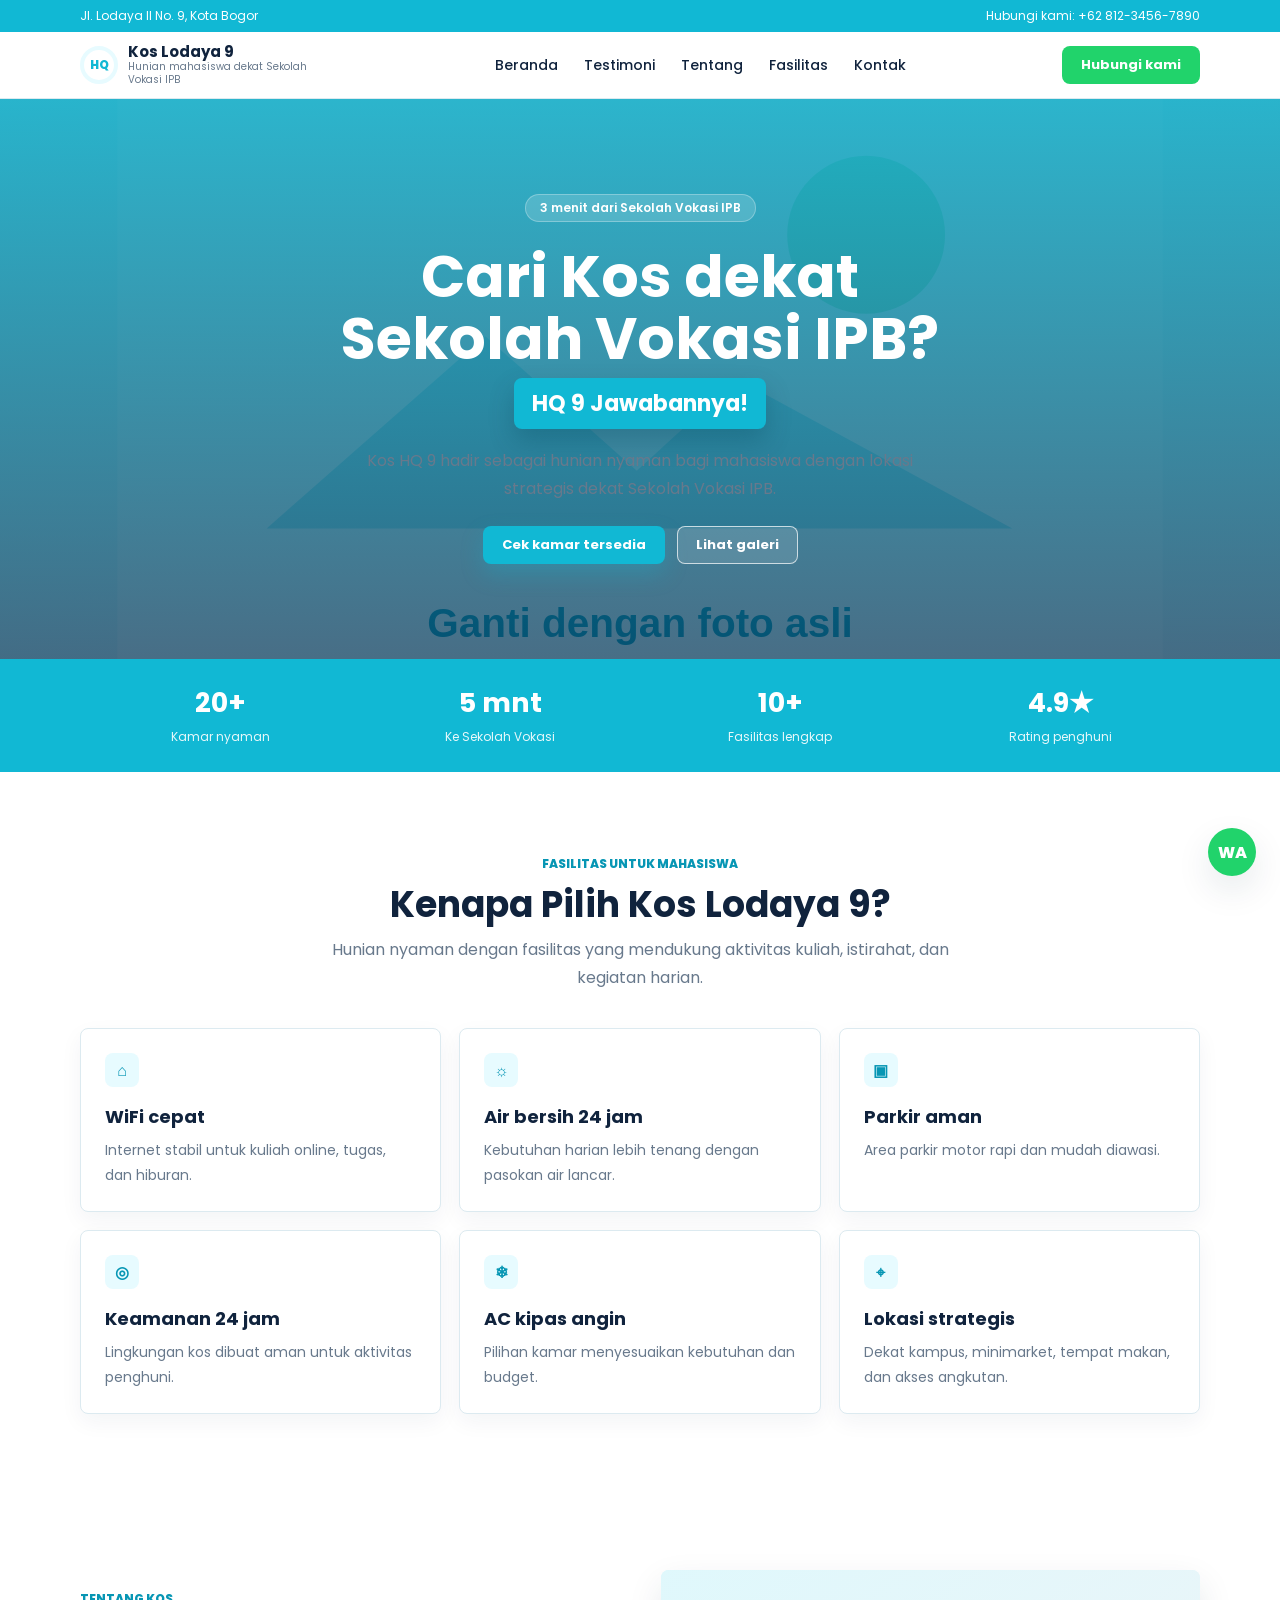
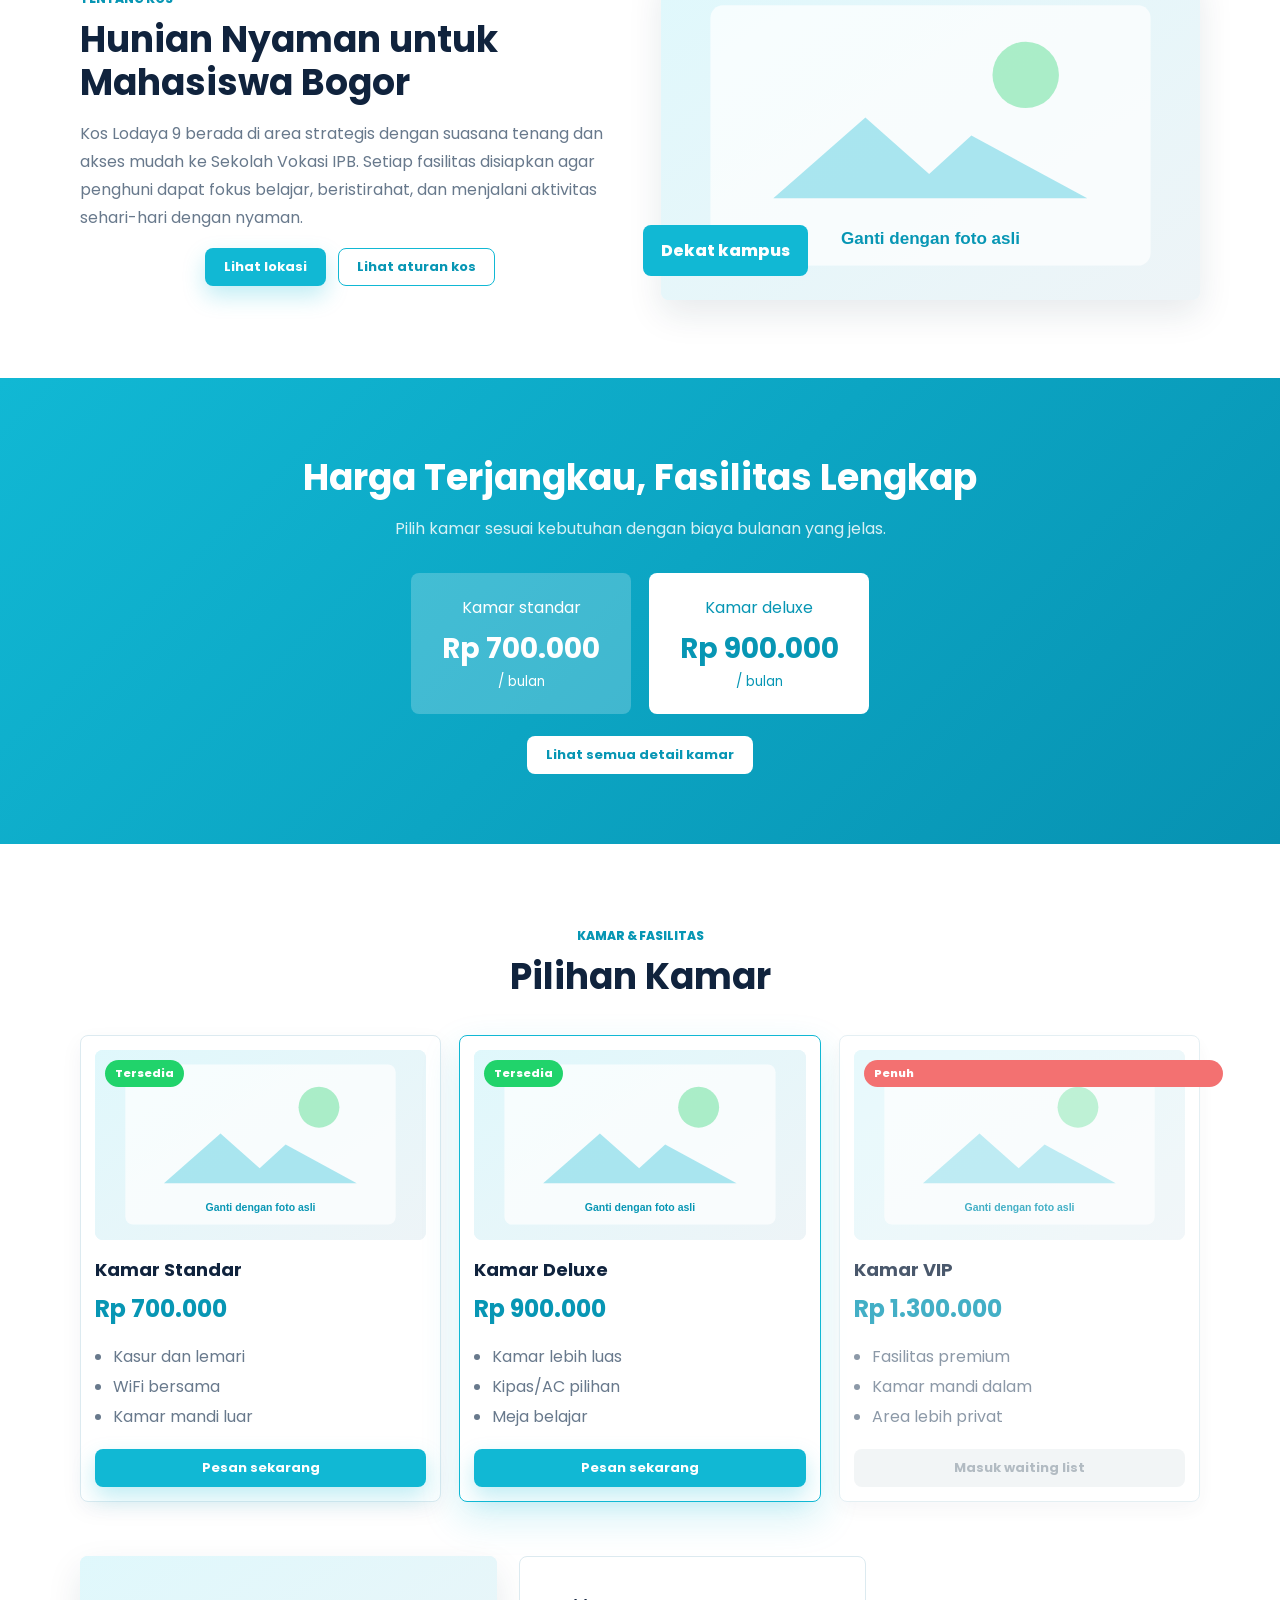
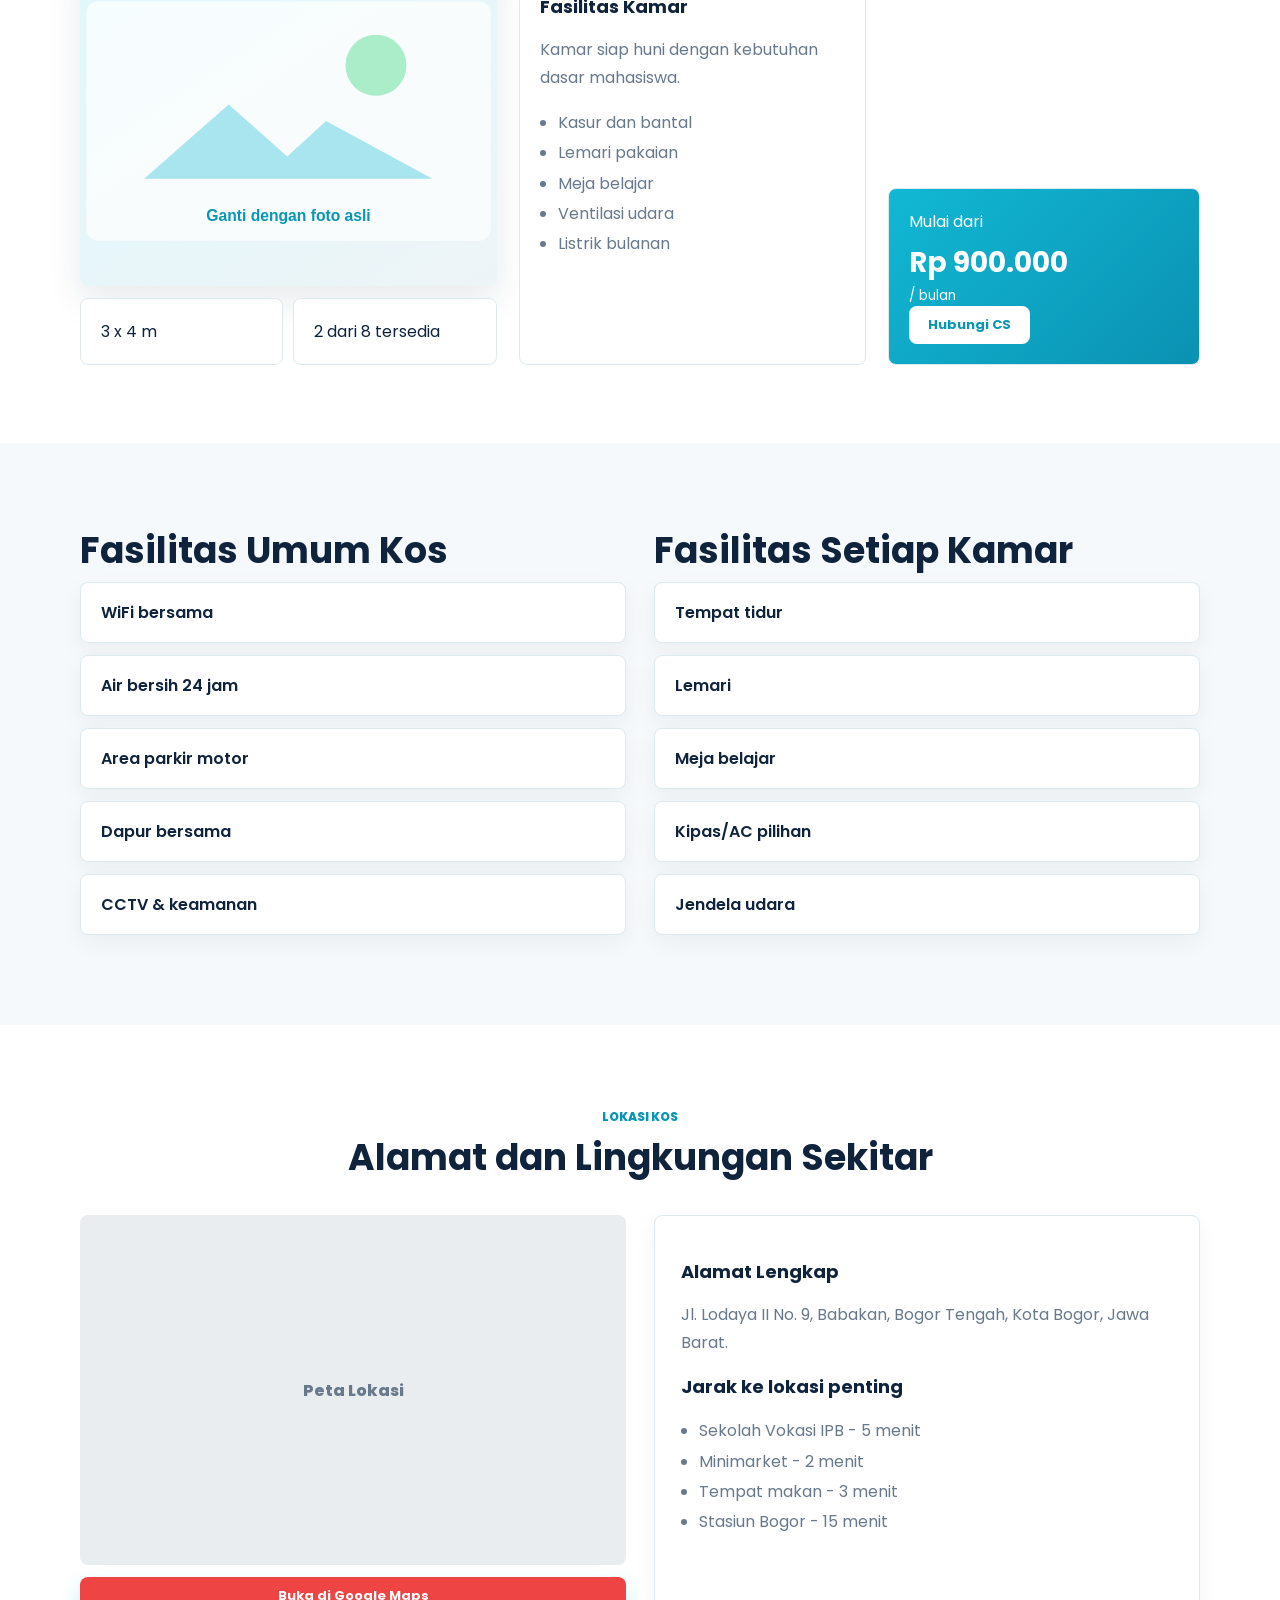
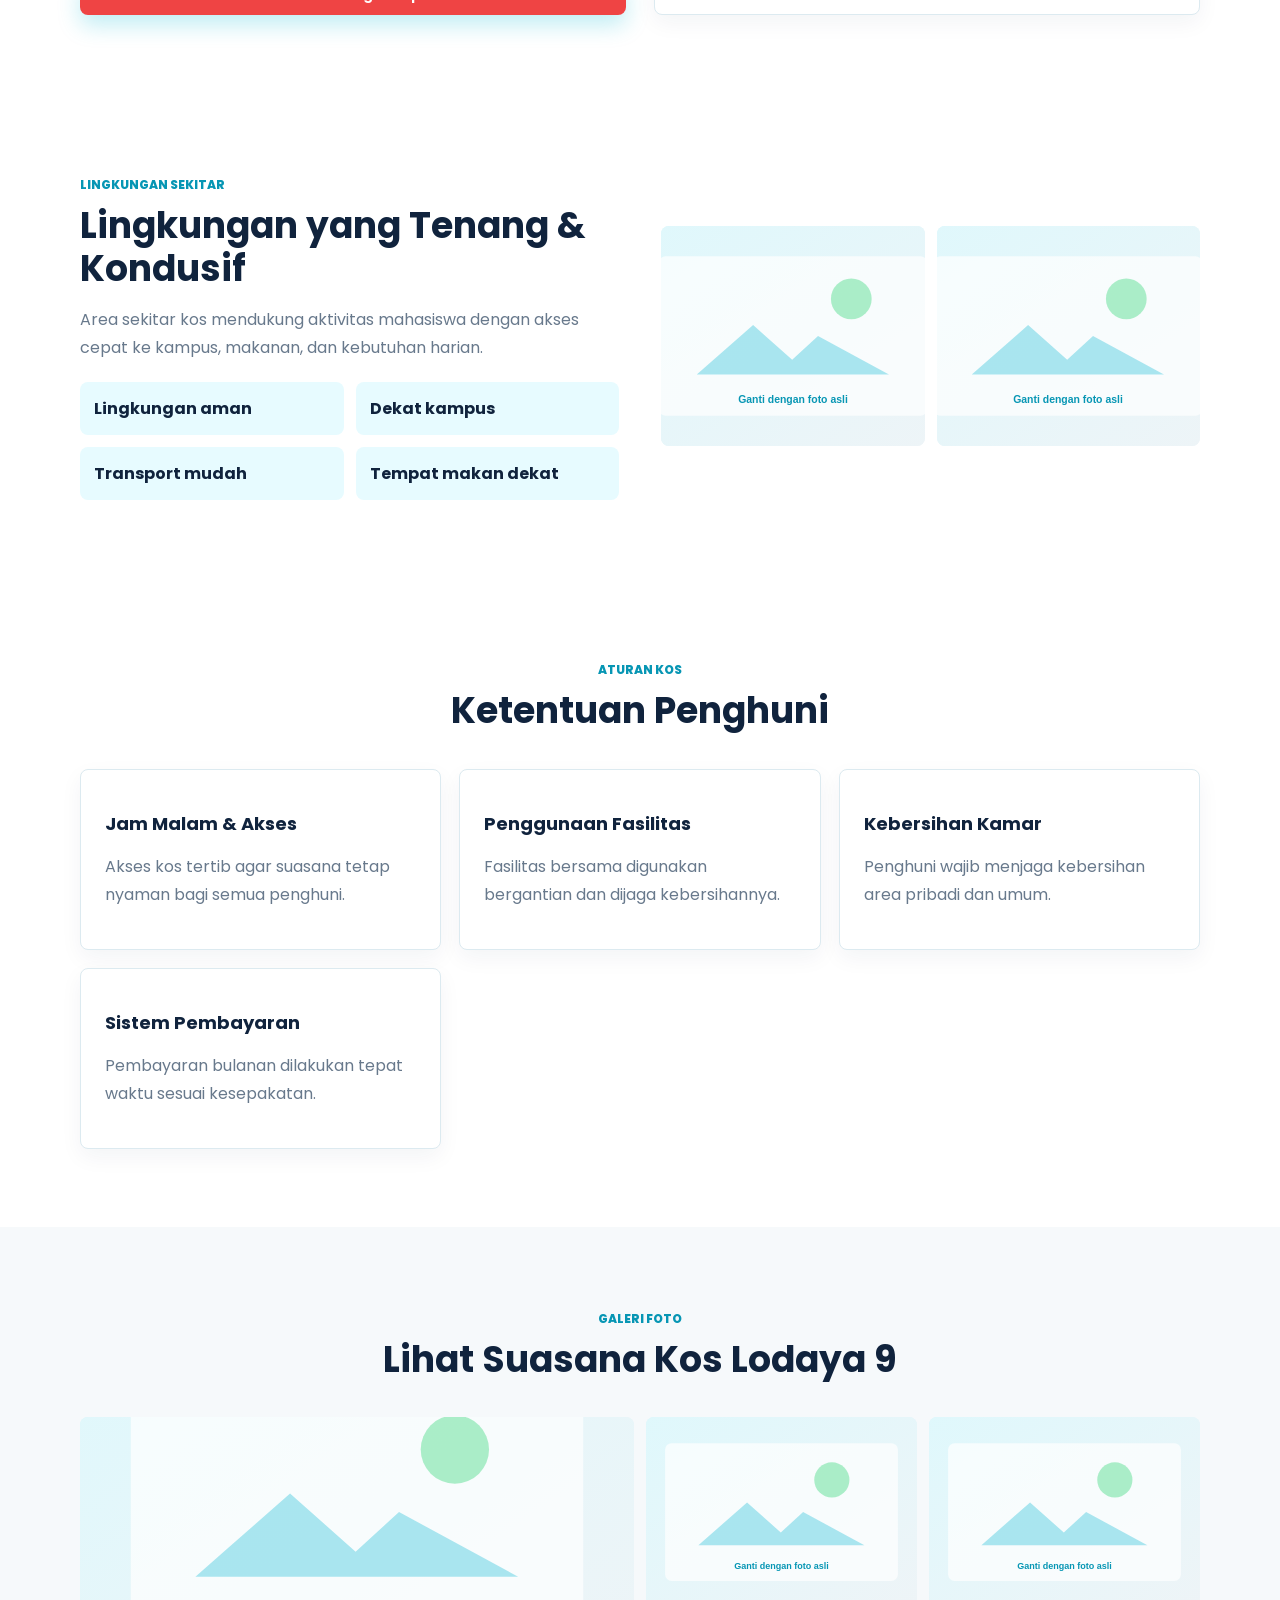
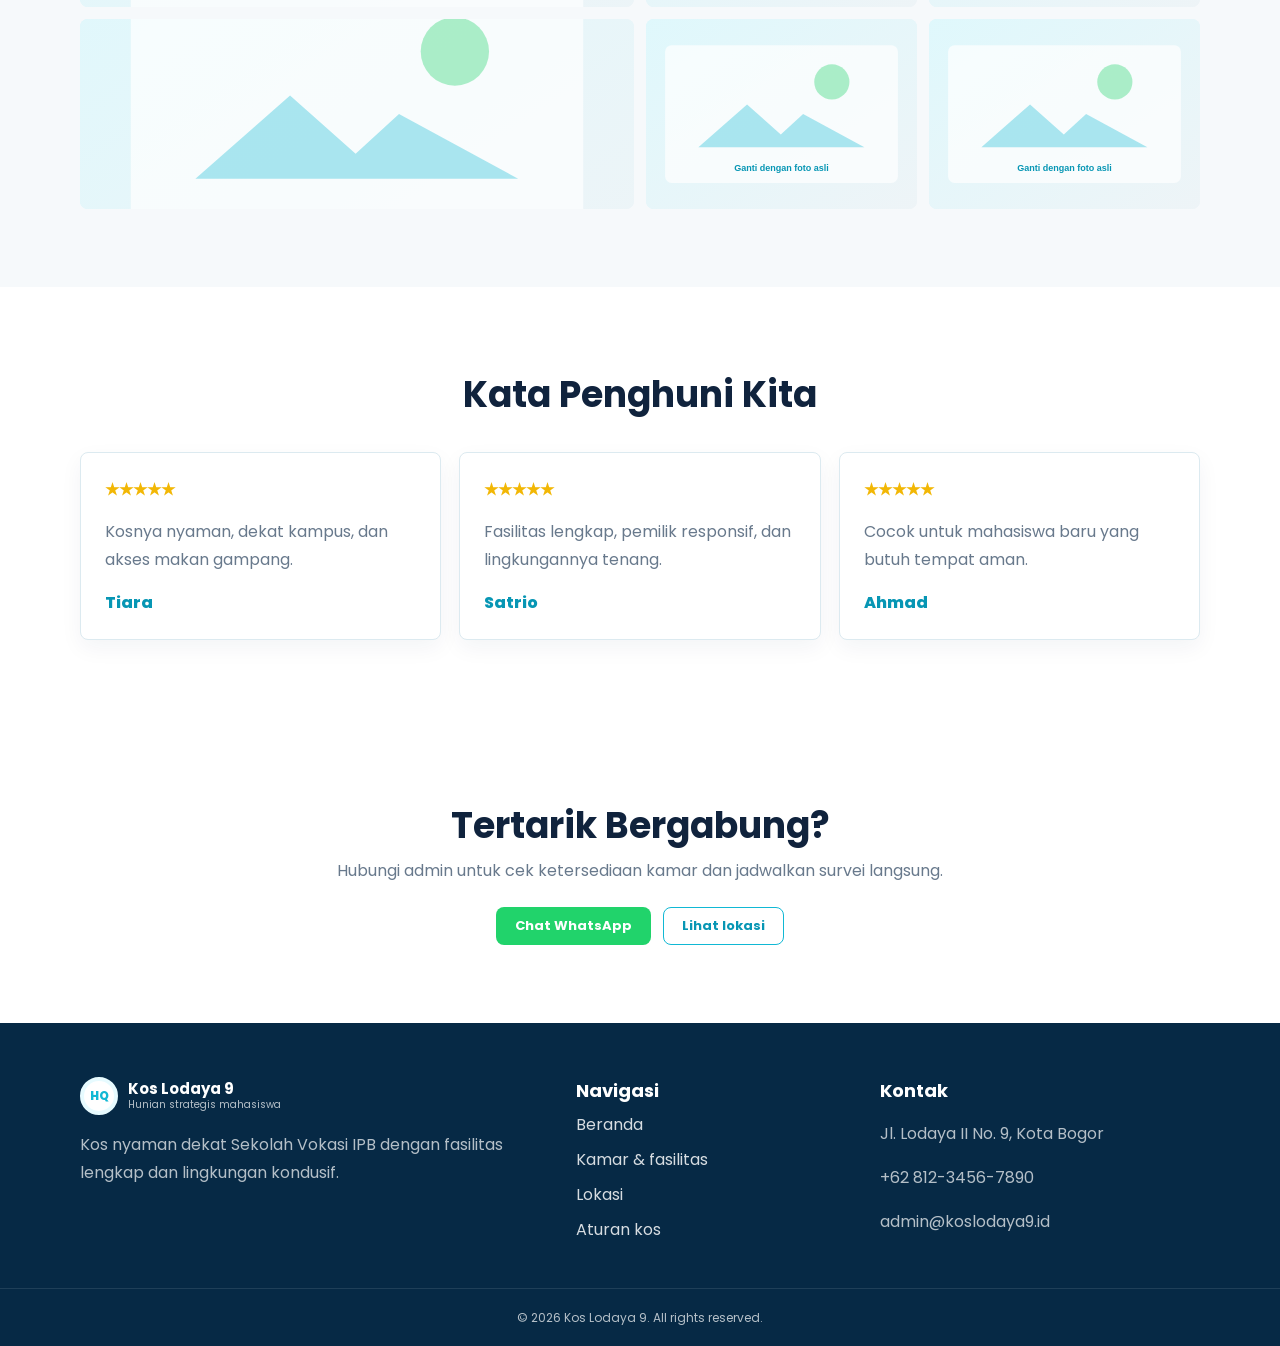
<file: prujek/index.html>
<!DOCTYPE html>
<html lang="id">
<head>
  <meta charset="UTF-8">
  <meta name="viewport" content="width=device-width, initial-scale=1.0">
  <title>Kos Lodaya 9</title>
  <link rel="preconnect" href="https://fonts.googleapis.com">
  <link rel="preconnect" href="https://fonts.gstatic.com" crossorigin>
  <link href="https://fonts.googleapis.com/css2?family=Poppins:wght@400;500;600;700;800&display=swap" rel="stylesheet">
  <link rel="stylesheet" href="style.css">
</head>
<body>
  <div class="topbar">
    <div class="container topbar-inner">
      <span>Jl. Lodaya II No. 9, Kota Bogor</span>
      <span>Hubungi kami: +62 812-3456-7890</span>
    </div>
  </div>

  <header class="site-header">
    <div class="container nav">
      <a class="brand" href="#beranda">
        <span class="brand-mark">HQ</span>
        <span>
          <strong>Kos Lodaya 9</strong>
          <small>Hunian mahasiswa dekat Sekolah Vokasi IPB</small>
        </span>
      </a>

      <nav class="menu" aria-label="Navigasi utama">
        <a href="#beranda">Beranda</a>
        <a href="#testimoni">Testimoni</a>
        <a href="#tentang">Tentang</a>
        <a href="#fasilitas">Fasilitas</a>
        <a href="#lokasi">Kontak</a>
      </nav>

      <a class="btn btn-green" href="https://wa.me/6281234567890">Hubungi kami</a>
    </div>
  </header>

  <main>
    <section class="hero" id="beranda">
      <!-- Ganti src di bawah dengan foto fasad/depan kos seperti gambar hero pada desain Figma. -->
      <img src="assets/placeholder.svg" alt="Tampak depan Kos Lodaya 9" class="hero-image">
      <div class="hero-overlay"></div>
      <div class="container hero-content">
        <span class="pill">3 menit dari Sekolah Vokasi IPB</span>
        <h1>Cari Kos dekat<br>Sekolah Vokasi IPB?</h1>
        <strong class="highlight">HQ 9 Jawabannya!</strong>
        <p>Kos HQ 9 hadir sebagai hunian nyaman bagi mahasiswa dengan lokasi strategis dekat Sekolah Vokasi IPB.</p>
        <div class="hero-actions">
          <a class="btn btn-primary" href="#kamar">Cek kamar tersedia</a>
          <a class="btn btn-outline-light" href="#galeri">Lihat galeri</a>
        </div>
      </div>
      <a class="whatsapp-float" href="https://wa.me/6281234567890" aria-label="Chat WhatsApp">WA</a>
    </section>

    <section class="stats">
      <div class="container stats-grid">
        <article><strong>20+</strong><span>Kamar nyaman</span></article>
        <article><strong>5 mnt</strong><span>Ke Sekolah Vokasi</span></article>
        <article><strong>10+</strong><span>Fasilitas lengkap</span></article>
        <article><strong>4.9★</strong><span>Rating penghuni</span></article>
      </div>
    </section>

    <section class="section" id="tentang">
      <div class="container section-head">
        <span class="eyebrow">Fasilitas untuk mahasiswa</span>
        <h2>Kenapa Pilih Kos Lodaya 9?</h2>
        <p>Hunian nyaman dengan fasilitas yang mendukung aktivitas kuliah, istirahat, dan kegiatan harian.</p>
      </div>

      <div class="container feature-grid">
        <article class="feature-card">
          <span class="icon">⌂</span>
          <h3>WiFi cepat</h3>
          <p>Internet stabil untuk kuliah online, tugas, dan hiburan.</p>
        </article>
        <article class="feature-card">
          <span class="icon">☼</span>
          <h3>Air bersih 24 jam</h3>
          <p>Kebutuhan harian lebih tenang dengan pasokan air lancar.</p>
        </article>
        <article class="feature-card">
          <span class="icon">▣</span>
          <h3>Parkir aman</h3>
          <p>Area parkir motor rapi dan mudah diawasi.</p>
        </article>
        <article class="feature-card">
          <span class="icon">◎</span>
          <h3>Keamanan 24 jam</h3>
          <p>Lingkungan kos dibuat aman untuk aktivitas penghuni.</p>
        </article>
        <article class="feature-card">
          <span class="icon">❄</span>
          <h3>AC kipas angin</h3>
          <p>Pilihan kamar menyesuaikan kebutuhan dan budget.</p>
        </article>
        <article class="feature-card">
          <span class="icon">⌖</span>
          <h3>Lokasi strategis</h3>
          <p>Dekat kampus, minimarket, tempat makan, dan akses angkutan.</p>
        </article>
      </div>
    </section>

    <section class="split-section">
      <div class="container split">
        <div>
          <span class="eyebrow">Tentang kos</span>
          <h2>Hunian Nyaman untuk Mahasiswa Bogor</h2>
          <p>Kos Lodaya 9 berada di area strategis dengan suasana tenang dan akses mudah ke Sekolah Vokasi IPB. Setiap fasilitas disiapkan agar penghuni dapat fokus belajar, beristirahat, dan menjalani aktivitas sehari-hari dengan nyaman.</p>
          <div class="actions">
            <a class="btn btn-primary" href="#lokasi">Lihat lokasi</a>
            <a class="btn btn-outline" href="#aturan">Lihat aturan kos</a>
          </div>
        </div>
        <div class="image-card">
          <!-- Ganti src di bawah dengan foto bangunan atau tampak depan kos pada section tentang. -->
          <img src="assets/placeholder.svg" alt="Bangunan Kos Lodaya 9">
          <span class="badge">Dekat kampus</span>
        </div>
      </div>
    </section>

    <section class="pricing-band" id="kamar">
      <div class="container">
        <h2>Harga Terjangkau, Fasilitas Lengkap</h2>
        <p>Pilih kamar sesuai kebutuhan dengan biaya bulanan yang jelas.</p>
        <div class="price-row">
          <article>
            <span>Kamar standar</span>
            <strong>Rp 700.000</strong>
            <small>/ bulan</small>
          </article>
          <article class="featured-price">
            <span>Kamar deluxe</span>
            <strong>Rp 900.000</strong>
            <small>/ bulan</small>
          </article>
        </div>
        <a class="btn btn-light" href="#fasilitas">Lihat semua detail kamar</a>
      </div>
    </section>

    <section class="section" id="fasilitas">
      <div class="container section-head">
        <span class="eyebrow">Kamar & fasilitas</span>
        <h2>Pilihan Kamar</h2>
      </div>

      <div class="container rooms-grid">
        <article class="room-card">
          <!-- Ganti src di bawah dengan foto kamar standar seperti kartu pertama pada desain. -->
          <img src="assets/placeholder.svg" alt="Kamar standar">
          <span class="status available">Tersedia</span>
          <h3>Kamar Standar</h3>
          <strong>Rp 700.000</strong>
          <ul>
            <li>Kasur dan lemari</li>
            <li>WiFi bersama</li>
            <li>Kamar mandi luar</li>
          </ul>
          <a class="btn btn-primary" href="https://wa.me/6281234567890">Pesan sekarang</a>
        </article>
        <article class="room-card active">
          <!-- Ganti src di bawah dengan foto kamar deluxe seperti kartu kedua pada desain. -->
          <img src="assets/placeholder.svg" alt="Kamar deluxe">
          <span class="status available">Tersedia</span>
          <h3>Kamar Deluxe</h3>
          <strong>Rp 900.000</strong>
          <ul>
            <li>Kamar lebih luas</li>
            <li>Kipas/AC pilihan</li>
            <li>Meja belajar</li>
          </ul>
          <a class="btn btn-primary" href="https://wa.me/6281234567890">Pesan sekarang</a>
        </article>
        <article class="room-card disabled">
          <!-- Ganti src di bawah dengan foto kamar VIP seperti kartu ketiga pada desain. -->
          <img src="assets/placeholder.svg" alt="Kamar VIP">
          <span class="status full">Penuh</span>
          <h3>Kamar VIP</h3>
          <strong>Rp 1.300.000</strong>
          <ul>
            <li>Fasilitas premium</li>
            <li>Kamar mandi dalam</li>
            <li>Area lebih privat</li>
          </ul>
          <a class="btn btn-muted" href="#kontak">Masuk waiting list</a>
        </article>
      </div>

      <div class="container detail-grid">
        <div class="detail-photo">
          <!-- Ganti src di bawah dengan foto detail kamar deluxe yang besar pada desain. -->
          <img src="assets/placeholder.svg" alt="Detail kamar deluxe">
          <div class="mini-stats">
            <span>3 x 4 m</span>
            <span>2 dari 8 tersedia</span>
          </div>
        </div>
        <div class="facility-list">
          <h3>Fasilitas Kamar</h3>
          <p>Kamar siap huni dengan kebutuhan dasar mahasiswa.</p>
          <ul>
            <li>Kasur dan bantal</li>
            <li>Lemari pakaian</li>
            <li>Meja belajar</li>
            <li>Ventilasi udara</li>
            <li>Listrik bulanan</li>
          </ul>
        </div>
        <div class="booking-card">
          <span>Mulai dari</span>
          <strong>Rp 900.000</strong>
          <small>/ bulan</small>
          <a class="btn btn-light" href="https://wa.me/6281234567890">Hubungi CS</a>
        </div>
      </div>
    </section>

    <section class="section muted">
      <div class="container facility-columns">
        <div>
          <h2>Fasilitas Umum Kos</h2>
          <div class="list-card">WiFi bersama</div>
          <div class="list-card">Air bersih 24 jam</div>
          <div class="list-card">Area parkir motor</div>
          <div class="list-card">Dapur bersama</div>
          <div class="list-card">CCTV & keamanan</div>
        </div>
        <div>
          <h2>Fasilitas Setiap Kamar</h2>
          <div class="list-card">Tempat tidur</div>
          <div class="list-card">Lemari</div>
          <div class="list-card">Meja belajar</div>
          <div class="list-card">Kipas/AC pilihan</div>
          <div class="list-card">Jendela udara</div>
        </div>
      </div>
    </section>

    <section class="section" id="lokasi">
      <div class="container section-head">
        <span class="eyebrow">Lokasi kos</span>
        <h2>Alamat dan Lingkungan Sekitar</h2>
      </div>
      <div class="container location-grid">
        <div>
          <div class="map-placeholder">
            <!-- Ganti area ini dengan iframe Google Maps atau screenshot peta lokasi kos. -->
            <span>Peta Lokasi</span>
          </div>
          <a class="btn btn-primary full" href="https://maps.google.com">Buka di Google Maps</a>
        </div>
        <aside class="address-card">
          <h3>Alamat Lengkap</h3>
          <p>Jl. Lodaya II No. 9, Babakan, Bogor Tengah, Kota Bogor, Jawa Barat.</p>
          <h3>Jarak ke lokasi penting</h3>
          <ul>
            <li>Sekolah Vokasi IPB - 5 menit</li>
            <li>Minimarket - 2 menit</li>
            <li>Tempat makan - 3 menit</li>
            <li>Stasiun Bogor - 15 menit</li>
          </ul>
        </aside>
      </div>
    </section>

    <section class="split-section">
      <div class="container split">
        <div>
          <span class="eyebrow">Lingkungan sekitar</span>
          <h2>Lingkungan yang Tenang & Kondusif</h2>
          <p>Area sekitar kos mendukung aktivitas mahasiswa dengan akses cepat ke kampus, makanan, dan kebutuhan harian.</p>
          <div class="mini-grid">
            <span>Lingkungan aman</span>
            <span>Dekat kampus</span>
            <span>Transport mudah</span>
            <span>Tempat makan dekat</span>
          </div>
        </div>
        <div class="gallery-preview">
          <!-- Ganti src di bawah dengan foto jalan/lingkungan sekitar kos pada desain lokasi. -->
          <img src="assets/placeholder.svg" alt="Lingkungan sekitar kos">
          <!-- Ganti src di bawah dengan foto akses jalan atau area sekitar kos. -->
          <img src="assets/placeholder.svg" alt="Akses jalan sekitar Kos Lodaya 9">
        </div>
      </div>
    </section>

    <section class="section" id="aturan">
      <div class="container section-head">
        <span class="eyebrow">Aturan kos</span>
        <h2>Ketentuan Penghuni</h2>
      </div>
      <div class="container rules-grid">
        <article><h3>Jam Malam & Akses</h3><p>Akses kos tertib agar suasana tetap nyaman bagi semua penghuni.</p></article>
        <article><h3>Penggunaan Fasilitas</h3><p>Fasilitas bersama digunakan bergantian dan dijaga kebersihannya.</p></article>
        <article><h3>Kebersihan Kamar</h3><p>Penghuni wajib menjaga kebersihan area pribadi dan umum.</p></article>
        <article><h3>Sistem Pembayaran</h3><p>Pembayaran bulanan dilakukan tepat waktu sesuai kesepakatan.</p></article>
      </div>
    </section>

    <section class="section muted" id="galeri">
      <div class="container section-head">
        <span class="eyebrow">Galeri foto</span>
        <h2>Lihat Suasana Kos Lodaya 9</h2>
      </div>
      <div class="container photo-grid">
        <!-- Ganti src di bawah dengan foto meja belajar/kamar dari galeri Figma. -->
        <img src="assets/placeholder.svg" alt="Meja belajar kamar kos">
        <!-- Ganti src di bawah dengan foto kamar tidur dari galeri Figma. -->
        <img src="assets/placeholder.svg" alt="Kamar tidur kos">
        <!-- Ganti src di bawah dengan foto kamar mandi dari galeri Figma. -->
        <img src="assets/placeholder.svg" alt="Kamar mandi kos">
        <!-- Ganti src di bawah dengan foto laundry/area jemur dari galeri Figma. -->
        <img src="assets/placeholder.svg" alt="Area jemur kos">
        <!-- Ganti src di bawah dengan foto dapur bersama dari galeri Figma. -->
        <img src="assets/placeholder.svg" alt="Dapur bersama">
        <!-- Ganti src di bawah dengan foto lingkungan luar kos dari galeri Figma. -->
        <img src="assets/placeholder.svg" alt="Lingkungan luar Kos Lodaya 9">
      </div>
    </section>

    <section class="section" id="testimoni">
      <div class="container section-head">
        <h2>Kata Penghuni Kita</h2>
      </div>
      <div class="container testimonial-grid">
        <article><strong>★★★★★</strong><p>Kosnya nyaman, dekat kampus, dan akses makan gampang.</p><span>Tiara</span></article>
        <article><strong>★★★★★</strong><p>Fasilitas lengkap, pemilik responsif, dan lingkungannya tenang.</p><span>Satrio</span></article>
        <article><strong>★★★★★</strong><p>Cocok untuk mahasiswa baru yang butuh tempat aman.</p><span>Ahmad</span></article>
      </div>
    </section>

    <section class="cta" id="kontak">
      <div class="container">
        <h2>Tertarik Bergabung?</h2>
        <p>Hubungi admin untuk cek ketersediaan kamar dan jadwalkan survei langsung.</p>
        <div class="actions center">
          <a class="btn btn-green" href="https://wa.me/6281234567890">Chat WhatsApp</a>
          <a class="btn btn-outline" href="#lokasi">Lihat lokasi</a>
        </div>
      </div>
    </section>
  </main>

  <footer class="footer">
    <div class="container footer-grid">
      <div>
        <a class="brand brand-footer" href="#beranda">
          <span class="brand-mark">HQ</span>
          <span><strong>Kos Lodaya 9</strong><small>Hunian strategis mahasiswa</small></span>
        </a>
        <p>Kos nyaman dekat Sekolah Vokasi IPB dengan fasilitas lengkap dan lingkungan kondusif.</p>
      </div>
      <div>
        <h3>Navigasi</h3>
        <a href="#beranda">Beranda</a>
        <a href="#fasilitas">Kamar & fasilitas</a>
        <a href="#lokasi">Lokasi</a>
        <a href="#aturan">Aturan kos</a>
      </div>
      <div>
        <h3>Kontak</h3>
        <p>Jl. Lodaya II No. 9, Kota Bogor</p>
        <p>+62 812-3456-7890</p>
        <p>admin@koslodaya9.id</p>
      </div>
    </div>
    <p class="copyright">© 2026 Kos Lodaya 9. All rights reserved.</p>
  </footer>
</body>
</html>
</file>
<file: prujek/style.css>
:root {
  --cyan: #11b8d4;
  --cyan-dark: #0796b4;
  --cyan-soft: #e7fbff;
  --green: #21d36b;
  --navy: #062945;
  --text: #10233d;
  --muted: #68798c;
  --line: #dceaf0;
  --surface: #ffffff;
  --page: #f6f9fb;
  --shadow: 0 14px 35px rgba(17, 45, 72, 0.1);
}

* {
  box-sizing: border-box;
}

html {
  scroll-behavior: smooth;
}

body {
  margin: 0;
  font-family: "Poppins", Arial, sans-serif;
  color: var(--text);
  background: var(--page);
}

img {
  display: block;
  width: 100%;
  object-fit: cover;
  background: linear-gradient(135deg, #d8f5fb, #eef3f7);
}

a {
  color: inherit;
  text-decoration: none;
}

.container {
  width: min(1120px, calc(100% - 40px));
  margin: 0 auto;
}

.topbar {
  background: var(--cyan);
  color: #ffffff;
  font-size: 12px;
}

.topbar-inner {
  display: flex;
  justify-content: space-between;
  gap: 16px;
  padding: 7px 0;
}

.site-header {
  position: sticky;
  top: 0;
  z-index: 20;
  background: rgba(255, 255, 255, 0.96);
  border-bottom: 1px solid var(--line);
}

.nav {
  min-height: 66px;
  display: flex;
  align-items: center;
  justify-content: space-between;
  gap: 24px;
}

.brand {
  display: flex;
  align-items: center;
  gap: 10px;
  min-width: 210px;
}

.brand-mark {
  width: 38px;
  height: 38px;
  border-radius: 50%;
  display: grid;
  place-items: center;
  color: var(--cyan);
  background: #ffffff;
  border: 4px solid var(--cyan-soft);
  font-weight: 800;
  font-size: 12px;
}

.brand strong {
  display: block;
  font-size: 15px;
  line-height: 1.1;
}

.brand small {
  display: block;
  max-width: 210px;
  color: var(--muted);
  font-size: 10px;
  line-height: 1.3;
}

.menu {
  display: flex;
  align-items: center;
  justify-content: center;
  gap: 26px;
  font-size: 14px;
  font-weight: 500;
}

.menu a:hover {
  color: var(--cyan-dark);
}

.btn {
  min-height: 38px;
  display: inline-flex;
  align-items: center;
  justify-content: center;
  border-radius: 8px;
  padding: 0 18px;
  border: 1px solid transparent;
  font-size: 13px;
  font-weight: 700;
  white-space: nowrap;
  cursor: pointer;
}

.btn-primary {
  background: var(--cyan);
  color: #ffffff;
  box-shadow: 0 10px 22px rgba(17, 184, 212, 0.26);
}

.btn-green {
  background: var(--green);
  color: #ffffff;
}

.btn-outline,
.btn-outline-light {
  background: #ffffff;
  color: var(--cyan-dark);
  border-color: var(--cyan);
}

.btn-outline-light {
  background: rgba(255, 255, 255, 0.12);
  color: #ffffff;
  border-color: rgba(255, 255, 255, 0.7);
}

.btn-light {
  background: #ffffff;
  color: var(--cyan-dark);
}

.btn-muted {
  background: #eef2f4;
  color: #9aa6af;
}

.hero {
  position: relative;
  min-height: 560px;
  display: grid;
  place-items: center;
  overflow: hidden;
  color: #ffffff;
}

.hero-image,
.hero-overlay {
  position: absolute;
  inset: 0;
  height: 100%;
}

.hero-overlay {
  background: linear-gradient(rgba(5, 167, 195, 0.84), rgba(4, 55, 88, 0.72));
}

.hero-content {
  position: relative;
  z-index: 1;
  text-align: center;
  padding: 84px 0;
}

.pill {
  display: inline-flex;
  align-items: center;
  min-height: 28px;
  padding: 0 14px;
  border-radius: 999px;
  background: rgba(255, 255, 255, 0.16);
  border: 1px solid rgba(255, 255, 255, 0.28);
  font-size: 12px;
  font-weight: 600;
}

.hero h1 {
  margin: 24px 0 8px;
  font-size: clamp(34px, 6vw, 58px);
  line-height: 1.07;
  letter-spacing: 0;
}

.highlight {
  display: inline-flex;
  margin: 0 auto 18px;
  padding: 9px 18px;
  border-radius: 8px;
  background: var(--cyan);
  box-shadow: 0 12px 24px rgba(3, 60, 78, 0.25);
  font-size: 22px;
}

.hero p {
  width: min(560px, 100%);
  margin: 0 auto 24px;
  font-size: 16px;
  line-height: 1.7;
}

.hero-actions,
.actions {
  display: flex;
  justify-content: center;
  gap: 12px;
  flex-wrap: wrap;
}

.whatsapp-float {
  position: fixed;
  right: 24px;
  bottom: 24px;
  z-index: 30;
  width: 48px;
  height: 48px;
  display: grid;
  place-items: center;
  border-radius: 50%;
  background: var(--green);
  color: #ffffff;
  font-weight: 800;
  box-shadow: var(--shadow);
}

.stats {
  background: var(--cyan);
  color: #ffffff;
}

.stats-grid {
  display: grid;
  grid-template-columns: repeat(4, 1fr);
}

.stats article {
  text-align: center;
  padding: 24px 12px;
}

.stats strong {
  display: block;
  font-size: 27px;
}

.stats span {
  font-size: 12px;
  opacity: 0.9;
}

.section,
.split-section,
.cta {
  padding: 78px 0;
  background: #ffffff;
}

.muted {
  background: var(--page);
}

.section-head {
  text-align: center;
  margin-bottom: 36px;
}

.eyebrow {
  color: var(--cyan-dark);
  font-size: 12px;
  font-weight: 800;
  text-transform: uppercase;
}

h2 {
  margin: 8px 0 10px;
  font-size: clamp(25px, 3vw, 36px);
  line-height: 1.2;
  letter-spacing: 0;
}

p {
  color: var(--muted);
  line-height: 1.75;
}

.section-head p {
  width: min(620px, 100%);
  margin: 0 auto;
}

.feature-grid,
.rooms-grid,
.testimonial-grid,
.rules-grid {
  display: grid;
  grid-template-columns: repeat(3, 1fr);
  gap: 18px;
}

.feature-card,
.room-card,
.testimonial-grid article,
.rules-grid article,
.list-card,
.address-card {
  background: var(--surface);
  border: 1px solid var(--line);
  border-radius: 8px;
  box-shadow: 0 8px 22px rgba(18, 48, 72, 0.05);
}

.feature-card {
  min-height: 160px;
  padding: 24px;
}

.icon {
  width: 34px;
  height: 34px;
  display: grid;
  place-items: center;
  border-radius: 8px;
  background: var(--cyan-soft);
  color: var(--cyan-dark);
  font-weight: 800;
}

h3 {
  margin: 16px 0 8px;
  font-size: 18px;
}

.feature-card p {
  margin: 0;
  font-size: 14px;
}

.split {
  display: grid;
  grid-template-columns: 1fr 1fr;
  align-items: center;
  gap: 42px;
}

.image-card {
  position: relative;
}

.image-card img,
.detail-photo img {
  height: 330px;
  border-radius: 8px;
  box-shadow: var(--shadow);
}

.badge {
  position: absolute;
  left: -18px;
  bottom: 24px;
  padding: 13px 18px;
  border-radius: 8px;
  background: var(--cyan);
  color: #ffffff;
  font-weight: 800;
}

.pricing-band {
  padding: 70px 0;
  text-align: center;
  color: #ffffff;
  background: linear-gradient(135deg, var(--cyan), #0792b2);
}

.pricing-band p {
  color: rgba(255, 255, 255, 0.84);
}

.price-row {
  display: flex;
  justify-content: center;
  gap: 18px;
  margin: 30px 0 22px;
  flex-wrap: wrap;
}

.price-row article {
  min-width: 220px;
  padding: 22px;
  border-radius: 8px;
  background: rgba(255, 255, 255, 0.22);
}

.featured-price {
  background: #ffffff !important;
  color: var(--cyan-dark);
}

.price-row span,
.price-row small {
  display: block;
}

.price-row strong {
  display: block;
  margin: 8px 0 2px;
  font-size: 28px;
}

.room-card {
  position: relative;
  padding: 14px;
}

.room-card.active {
  border-color: var(--cyan);
  box-shadow: 0 16px 38px rgba(17, 184, 212, 0.18);
}

.room-card.disabled {
  opacity: 0.76;
}

.room-card img {
  height: 190px;
  border-radius: 8px;
}

.status {
  position: absolute;
  top: 24px;
  left: 24px;
  padding: 5px 10px;
  border-radius: 999px;
  color: #ffffff;
  font-size: 11px;
  font-weight: 800;
}

.available {
  background: var(--green);
}

.full {
  background: #ef4444;
}

.room-card strong {
  color: var(--cyan-dark);
  font-size: 24px;
}

.room-card ul,
.facility-list ul,
.address-card ul {
  padding-left: 18px;
  color: var(--muted);
  line-height: 1.9;
}

.room-card .btn {
  width: 100%;
}

.detail-grid {
  display: grid;
  grid-template-columns: 1.2fr 1fr 0.9fr;
  gap: 22px;
  align-items: stretch;
  margin-top: 54px;
}

.mini-stats {
  display: grid;
  grid-template-columns: repeat(2, 1fr);
  gap: 10px;
  margin-top: 12px;
}

.mini-stats span,
.facility-list,
.booking-card {
  border-radius: 8px;
  background: #ffffff;
  border: 1px solid var(--line);
  padding: 20px;
}

.booking-card {
  align-self: end;
  background: linear-gradient(135deg, var(--cyan), #0b91b2);
  color: #ffffff;
}

.booking-card span,
.booking-card small {
  display: block;
}

.booking-card strong {
  display: block;
  margin: 8px 0 2px;
  font-size: 28px;
}

.facility-columns {
  display: grid;
  grid-template-columns: 1fr 1fr;
  gap: 28px;
}

.list-card {
  margin-bottom: 12px;
  padding: 17px 20px;
  font-weight: 600;
}

.location-grid {
  display: grid;
  grid-template-columns: 1fr 1fr;
  gap: 28px;
}

.map-placeholder {
  height: 350px;
  display: grid;
  place-items: center;
  margin-bottom: 12px;
  border-radius: 8px;
  background: #e9edf0;
  color: var(--muted);
  font-weight: 800;
}

.full {
  width: 100%;
}

.address-card {
  padding: 26px;
}

.mini-grid {
  display: grid;
  grid-template-columns: repeat(2, 1fr);
  gap: 12px;
  margin-top: 20px;
}

.mini-grid span {
  padding: 14px;
  border-radius: 8px;
  background: var(--cyan-soft);
  font-weight: 700;
}

.gallery-preview {
  display: grid;
  grid-template-columns: 1fr 1fr;
  gap: 12px;
}

.gallery-preview img {
  height: 220px;
  border-radius: 8px;
}

.rules-grid article {
  padding: 24px;
}

.photo-grid {
  display: grid;
  grid-template-columns: repeat(4, 1fr);
  grid-auto-rows: 190px;
  gap: 12px;
}

.photo-grid img {
  height: 100%;
  border-radius: 8px;
}

.photo-grid img:first-child,
.photo-grid img:nth-child(4) {
  grid-column: span 2;
}

.testimonial-grid article {
  padding: 24px;
}

.testimonial-grid strong {
  color: #f2b705;
}

.testimonial-grid span {
  color: var(--cyan-dark);
  font-weight: 800;
}

.cta {
  text-align: center;
}

.cta p {
  width: min(620px, 100%);
  margin: 0 auto 22px;
}

.footer {
  padding: 54px 0 18px;
  color: rgba(255, 255, 255, 0.84);
  background: var(--navy);
}

.footer-grid {
  display: grid;
  grid-template-columns: 1.4fr 0.8fr 1fr;
  gap: 48px;
}

.brand-footer {
  color: #ffffff;
}

.footer p,
.footer small {
  color: rgba(255, 255, 255, 0.7);
}

.footer h3 {
  color: #ffffff;
  margin-top: 0;
}

.footer a:not(.brand) {
  display: block;
  margin-bottom: 10px;
}

.copyright {
  margin: 36px 0 0;
  padding-top: 18px;
  border-top: 1px solid rgba(255, 255, 255, 0.1);
  text-align: center;
  font-size: 12px;
}

@media (max-width: 900px) {
  .topbar-inner,
  .nav {
    align-items: flex-start;
    flex-direction: column;
  }

  .nav {
    padding: 14px 0;
  }

  .menu {
    width: 100%;
    justify-content: flex-start;
    gap: 14px;
    overflow-x: auto;
    padding-bottom: 4px;
  }

  .stats-grid,
  .feature-grid,
  .rooms-grid,
  .detail-grid,
  .facility-columns,
  .location-grid,
  .split,
  .rules-grid,
  .testimonial-grid,
  .footer-grid {
    grid-template-columns: 1fr;
  }

  .hero {
    min-height: 620px;
  }

  .photo-grid {
    grid-template-columns: repeat(2, 1fr);
  }
}

@media (max-width: 560px) {
  .container {
    width: min(100% - 28px, 1120px);
  }

  .hero h1 {
    font-size: 34px;
  }

  .highlight {
    font-size: 18px;
  }

  .stats-grid {
    grid-template-columns: repeat(2, 1fr);
  }

  .section,
  .split-section,
  .cta {
    padding: 58px 0;
  }

  .image-card img,
  .detail-photo img,
  .map-placeholder {
    height: 260px;
  }

  .gallery-preview,
  .mini-grid {
    grid-template-columns: 1fr;
  }

  .photo-grid {
    grid-template-columns: 1fr;
    grid-auto-rows: 220px;
  }

  .photo-grid img:first-child,
  .photo-grid img:nth-child(4) {
    grid-column: span 1;
  }
}
</file>
